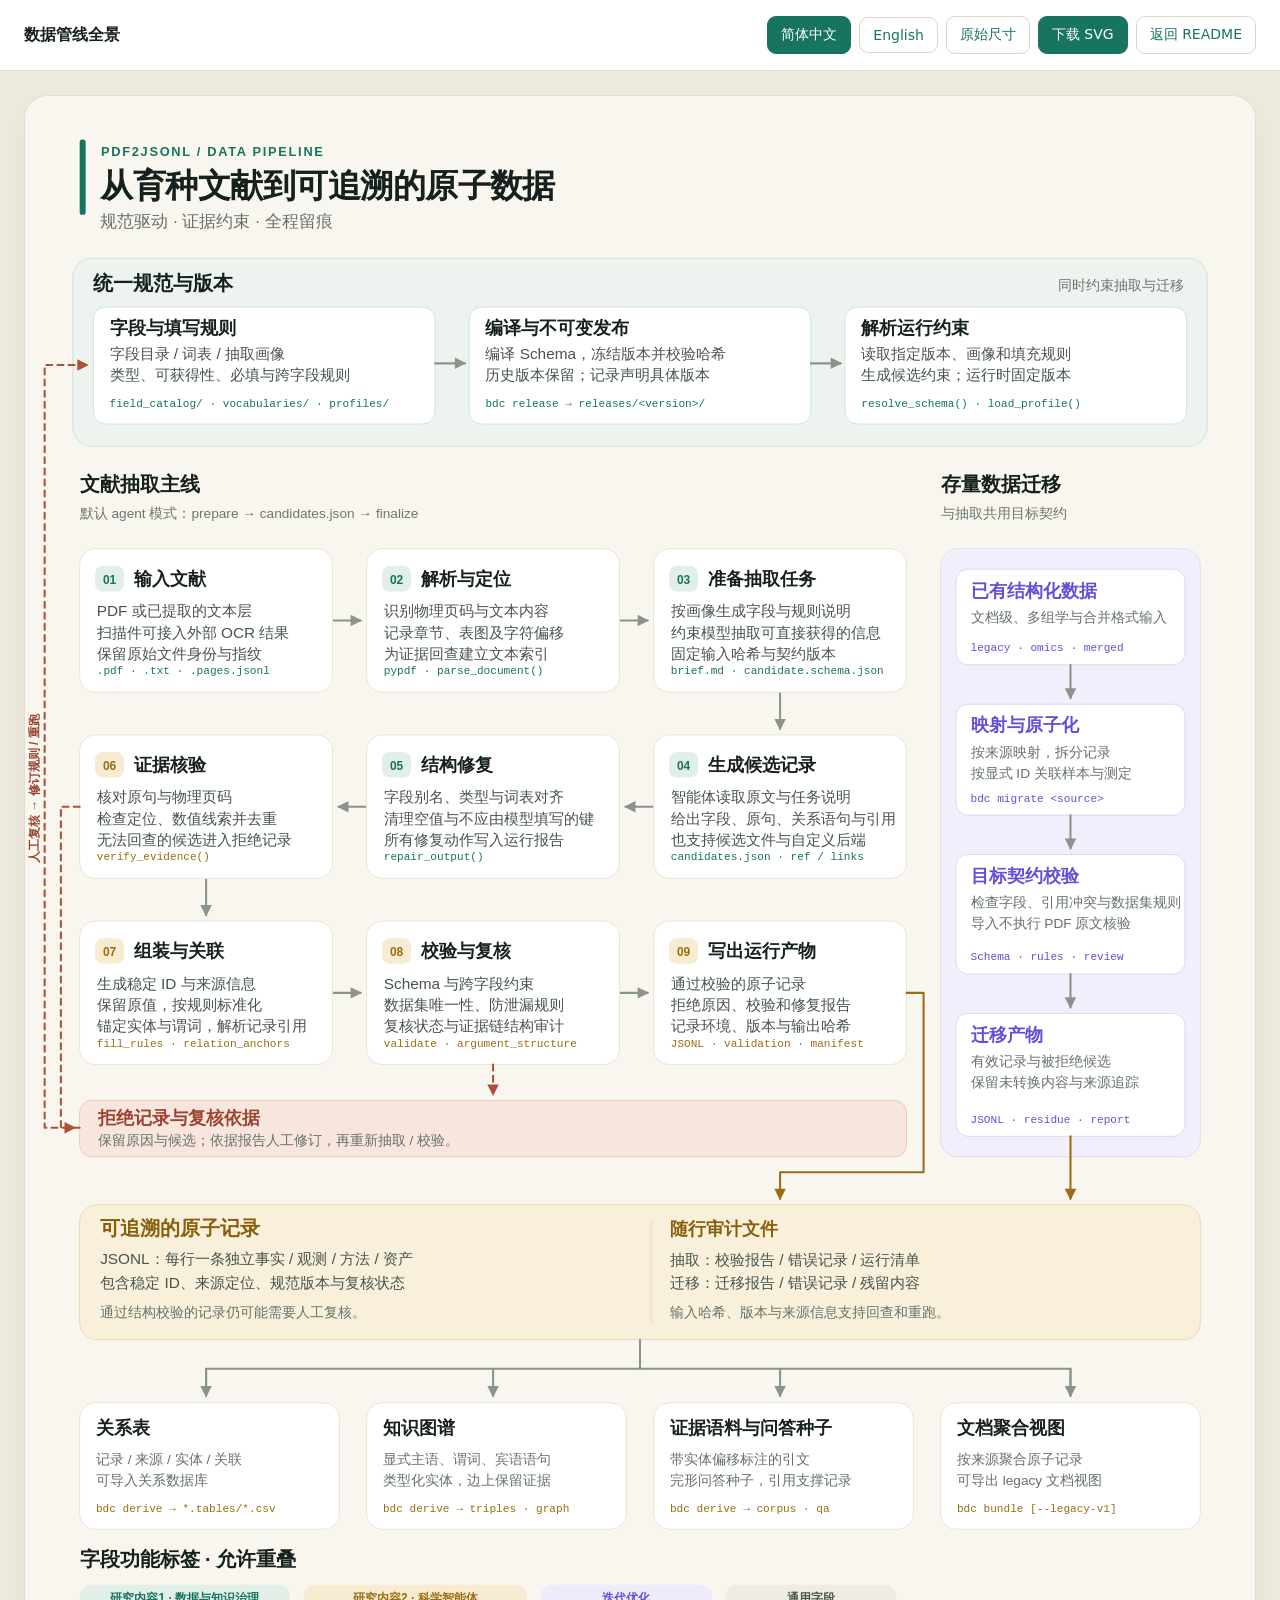
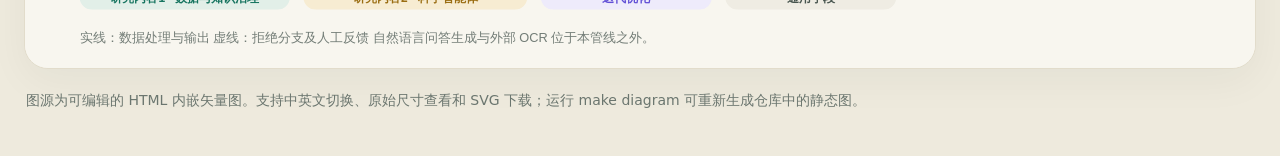
<file: docs/diagrams/pipeline.html>
<!doctype html>
<html lang="zh-CN">
<head>
<meta charset="utf-8">
<meta name="viewport" content="width=device-width,initial-scale=1">
<title>育种文献数据管线 / Breeding literature data pipeline</title>
<style>
  * {box-sizing:border-box} body {margin:0;background:#eeeadd;color:#16211d;font-family:system-ui,-apple-system,"PingFang SC",sans-serif}
  header {padding:16px 24px;display:flex;align-items:center;justify-content:space-between;gap:18px;background:#fff;border-bottom:1px solid #e2dccb;position:sticky;top:0;z-index:1;flex-wrap:wrap}
  header strong {font-size:16px} nav {display:flex;align-items:center;gap:8px;flex-wrap:wrap}
  button,a {font:inherit;font-size:14px;border:1px solid #ddd6c3;background:#fff;color:#16745f;border-radius:9px;padding:9px 13px;text-decoration:none;cursor:pointer}
  button[aria-pressed="true"],button.primary {background:#16745f;color:white;border-color:#16745f}
  button:focus-visible,a:focus-visible {outline:3px solid #8fcdb5;outline-offset:3px}
  main {padding:24px;max-width:1536px;margin:auto} .canvas {border:1px solid #e2dccb;border-radius:24px;overflow:auto;background:#f8f6ef;box-shadow:0 12px 40px #0f2a240c}
  #pipeline-diagram {display:block;width:100%;height:auto} .actual #pipeline-diagram {min-width:1440px}
  footer {padding:20px 2px;color:#6b766f;font-size:14px;line-height:1.7} footer a {padding:0;border:0;background:transparent}
  @media(max-width:720px) {main {padding:10px}.canvas{border-radius:16px}header{padding:12px}}
  @media print {header,footer {display:none}main{max-width:none;padding:0}.canvas{border:0;box-shadow:none}body{background:#fff}}
</style>
</head>
<body>
<header>
  <strong id="page-label">数据管线全景</strong>
  <nav aria-label="Diagram controls">
    <button type="button" data-lang="zh" aria-pressed="true">简体中文</button>
    <button type="button" data-lang="en" aria-pressed="false">English</button>
    <button type="button" id="size-toggle" aria-pressed="false">原始尺寸</button>
    <button type="button" id="download" class="primary">下载 SVG</button>
    <a href="../../README.md" id="readme-link">返回 README</a>
  </nav>
</header>
<main>
  <div class="canvas" id="canvas">
<svg id="pipeline-diagram" xmlns="http://www.w3.org/2000/svg" viewBox="0 0 1440 1840" width="1440" height="1840" role="img" aria-labelledby="diagram-title diagram-desc" lang="zh-CN">
<title id="diagram-title" data-en="Breeding literature data pipeline">育种文献数据管线全景</title>
<desc id="diagram-desc" data-en="A shared versioned contract governs PDF extraction and legacy, omics and merged imports. Extraction parses pages, prepares an agent brief, produces candidates, repairs structure, verifies evidence, builds linked atomic records and validates records and datasets. Accepted JSONL carries explicit statements and entity anchors and feeds tables, a knowledge graph, an annotated corpus, QA seeds and document bundles. Rejections and audit reports support manual review and iteration. OCR text is supplied externally; natural-language QA generation is downstream.">统一版本化契约约束 PDF 抽取及 legacy、omics、merged 数据迁移。文献依次经过解析、任务准备、候选抽取、结构修复、证据核验、原子记录组装与关联、记录及数据集校验，输出 JSONL、审计报告和错误记录。有效记录带有显式关系语句与实体锚点，派生关系表、知识图谱、带标注的证据语料、问答种子和文档聚合，错误经人工复核支持后续迭代。OCR 文本由外部提供，自然语言问答由下游生成。</desc>
<defs>
  <marker id="arrow" viewBox="0 0 10 10" refX="8" refY="5" markerWidth="7" markerHeight="7" orient="auto-start-reverse"><path d="M1 1 L9 5 L1 9 Z" fill="#8a948d"/></marker>
  <marker id="arrow-teal" viewBox="0 0 10 10" refX="8" refY="5" markerWidth="7" markerHeight="7" orient="auto-start-reverse"><path d="M1 1 L9 5 L1 9 Z" fill="#9a6d12"/></marker>
  <marker id="arrow-red" viewBox="0 0 10 10" refX="8" refY="5" markerWidth="7" markerHeight="7" orient="auto-start-reverse"><path d="M1 1 L9 5 L1 9 Z" fill="#b04f37"/></marker>
</defs>
<style>
  text {font-family: "PingFang SC", "Microsoft YaHei", "Noto Sans CJK SC", "Segoe UI", Arial, sans-serif; fill: #16211d;}
  .kicker {font-size: 15px; font-weight: 700; letter-spacing: 2px; fill:#16745f;}
  .heading {font-size: 39px; font-weight: 750; letter-spacing: -.6px;}
  .subtitle {font-size: 20px; fill:#66716b;}
  .sectiontitle {font-size: 23px; font-weight: 700;}
  .sectionnote {font-size: 16px; fill:#6b766f;}
  .cardtitle {font-size: 21px; font-weight: 700;}
  .body {font-size: 18px; fill:#47544e;}
  .mono {font-size: 13px; font-family: "SFMono-Regular", Consolas, "Liberation Mono", monospace;}
  .tag {font-size: 14px; font-weight: 650;}
  .stepno {font-size: 14px; font-weight: 750;}
  .small {font-size: 16px; fill:#66716b;}
  .footnote {font-size: 15px; fill:#737d77;}
  .step:focus {outline:none;}
  .step:focus > rect, .step:hover > rect {stroke:#3f9a80;}
</style>
<rect width="1440" height="1840" rx="24" fill="#f8f6ef"/>
<rect x="64" y="51" width="7" height="88" rx="3" fill="#16745f"/>

<text x="89" y="70" class="kicker">PDF2JSONL  /  DATA PIPELINE</text>
<text x="88" y="118" class="heading" data-en="From papers to traceable atomic data">从育种文献到可追溯的原子数据</text>
<text x="88" y="153" class="subtitle" data-en="Contract-driven extraction, evidence checks and auditable outputs">规范驱动 · 证据约束 · 全程留痕</text>
<rect x="56" y="190" width="1328" height="220" rx="22" fill="#edf4ef" stroke="#c9dfd3" />
<text x="80" y="227" class="sectiontitle" data-en="Shared contract and versioning">统一规范与版本</text>
<text x="1357" y="227" class="sectionnote" data-en="Applies to extraction and migration" text-anchor="end">同时约束抽取与迁移</text>
<rect x="80" y="247" width="400" height="137" rx="14" fill="#ffffff" stroke="#c9dfd3" />
<text x="99" y="279" class="cardtitle" data-en="Fields &amp; filling rules">字段与填写规则</text>
<text x="99" y="308" class="body" data-en="Field catalog / vocabularies / profiles">字段目录 / 词表 / 抽取画像</text>
<text x="99" y="333" class="body" data-en="Types, availability and cross-field rules">类型、可获得性、必填与跨字段规则</text>
<text x="99" y="364" class="mono" style="fill:#16745f">field_catalog/ · vocabularies/ · profiles/</text>
<rect x="520" y="247" width="400" height="137" rx="14" fill="#ffffff" stroke="#c9dfd3" />
<text x="539" y="279" class="cardtitle" data-en="Compile &amp; freeze">编译与不可变发布</text>
<text x="539" y="308" class="body" data-en="Compile schemas, freeze and hash releases">编译 Schema，冻结版本并校验哈希</text>
<text x="539" y="333" class="body" data-en="Keep old versions; pin each record version">历史版本保留；记录声明具体版本</text>
<text x="539" y="364" class="mono" style="fill:#16745f">bdc release → releases/&lt;version&gt;/</text>
<rect x="960" y="247" width="400" height="137" rx="14" fill="#ffffff" stroke="#c9dfd3" />
<text x="979" y="279" class="cardtitle" data-en="Resolve run constraints">解析运行约束</text>
<text x="979" y="308" class="body" data-en="Load version, profile and filling rules">读取指定版本、画像和填充规则</text>
<text x="979" y="333" class="body" data-en="Candidate schema and pinned run version">生成候选约束；运行时固定版本</text>
<text x="979" y="364" class="mono" style="fill:#16745f">resolve_schema() · load_profile()</text>
<path d="M480 313 H515" fill="none" stroke="#8a948d" stroke-width="2.4" stroke-linecap="round" stroke-linejoin="round" marker-end="url(#arrow)"/>
<path d="M920 313 H955" fill="none" stroke="#8a948d" stroke-width="2.4" stroke-linecap="round" stroke-linejoin="round" marker-end="url(#arrow)"/>
<text x="64" y="463" class="sectiontitle" data-en="PDF extraction">文献抽取主线</text>
<text x="64" y="494" class="sectionnote" data-en="Default agent mode: prepare → candidates.json → finalize">默认 agent 模式：prepare → candidates.json → finalize</text>
<text x="1072" y="463" class="sectiontitle" data-en="Structured-data imports">存量数据迁移</text>
<text x="1072" y="494" class="sectionnote" data-en="Same target contract">与抽取共用目标契约</text>
<path d="M360 614 H393" fill="none" stroke="#8a948d" stroke-width="2.4" stroke-linecap="round" stroke-linejoin="round" marker-end="url(#arrow)"/>
<path d="M696 614 H729" fill="none" stroke="#8a948d" stroke-width="2.4" stroke-linecap="round" stroke-linejoin="round" marker-end="url(#arrow)"/>
<path d="M884 698 V741" fill="none" stroke="#8a948d" stroke-width="2.4" stroke-linecap="round" stroke-linejoin="round" marker-end="url(#arrow)"/>
<path d="M736 832 H703" fill="none" stroke="#8a948d" stroke-width="2.4" stroke-linecap="round" stroke-linejoin="round" marker-end="url(#arrow)"/>
<path d="M400 832 H367" fill="none" stroke="#8a948d" stroke-width="2.4" stroke-linecap="round" stroke-linejoin="round" marker-end="url(#arrow)"/>
<path d="M212 916 V959" fill="none" stroke="#8a948d" stroke-width="2.4" stroke-linecap="round" stroke-linejoin="round" marker-end="url(#arrow)"/>
<path d="M360 1050 H393" fill="none" stroke="#8a948d" stroke-width="2.4" stroke-linecap="round" stroke-linejoin="round" marker-end="url(#arrow)"/>
<path d="M696 1050 H729" fill="none" stroke="#8a948d" stroke-width="2.4" stroke-linecap="round" stroke-linejoin="round" marker-end="url(#arrow)"/>
<g class="step" data-step="01" tabindex="0">
<title data-en="Input documents">输入文献</title>
<rect x="64" y="530" width="296" height="168" rx="18" fill="#ffffff" stroke="#e6e1d2" />
<rect x="82" y="550" width="34" height="30" rx="9" fill="#e2efe8" stroke="none" />
<text x="99" y="571" class="stepno" style="fill:#16745f" text-anchor="middle">01</text>
<text x="128" y="572" class="cardtitle" data-en="Input documents">输入文献</text>
<text x="84" y="609" class="body" data-en="PDF or extracted text layer">PDF 或已提取的文本层</text>
<text x="84" y="634" class="body" data-en="Scans use external OCR text">扫描件可接入外部 OCR 结果</text>
<text x="84" y="659" class="body" data-en="Preserve file identity and hash">保留原始文件身份与指纹</text>
<text x="84" y="677" class="mono" style="fill:#16745f">.pdf · .txt · .pages.jsonl</text>
</g>
<g class="step" data-step="02" tabindex="0">
<title data-en="Parse &amp; locate">解析与定位</title>
<rect x="400" y="530" width="296" height="168" rx="18" fill="#ffffff" stroke="#e6e1d2" />
<rect x="418" y="550" width="34" height="30" rx="9" fill="#e2efe8" stroke="none" />
<text x="435" y="571" class="stepno" style="fill:#16745f" text-anchor="middle">02</text>
<text x="464" y="572" class="cardtitle" data-en="Parse &amp; locate">解析与定位</text>
<text x="420" y="609" class="body" data-en="Read physical pages and text">识别物理页码与文本内容</text>
<text x="420" y="634" class="body" data-en="Sections, tables and offsets">记录章节、表图及字符偏移</text>
<text x="420" y="659" class="body" data-en="Build the text evidence index">为证据回查建立文本索引</text>
<text x="420" y="677" class="mono" style="fill:#16745f">pypdf · parse_document()</text>
</g>
<g class="step" data-step="03" tabindex="0">
<title data-en="Prepare extraction">准备抽取任务</title>
<rect x="736" y="530" width="296" height="168" rx="18" fill="#ffffff" stroke="#e6e1d2" />
<rect x="754" y="550" width="34" height="30" rx="9" fill="#e2efe8" stroke="none" />
<text x="771" y="571" class="stepno" style="fill:#16745f" text-anchor="middle">03</text>
<text x="800" y="572" class="cardtitle" data-en="Prepare extraction">准备抽取任务</text>
<text x="756" y="609" class="body" data-en="Render profile fields and rules">按画像生成字段与规则说明</text>
<text x="756" y="634" class="body" data-en="Directly extractable fields">约束模型抽取可直接获得的信息</text>
<text x="756" y="659" class="body" data-en="Pin source hash and version">固定输入哈希与契约版本</text>
<text x="756" y="677" class="mono" style="fill:#16745f">brief.md · candidate.schema.json</text>
</g>
<g class="step" data-step="04" tabindex="0">
<title data-en="Extract candidates">生成候选记录</title>
<rect x="736" y="748" width="296" height="168" rx="18" fill="#ffffff" stroke="#e6e1d2" />
<rect x="754" y="768" width="34" height="30" rx="9" fill="#e2efe8" stroke="none" />
<text x="771" y="789" class="stepno" style="fill:#16745f" text-anchor="middle">04</text>
<text x="800" y="790" class="cardtitle" data-en="Extract candidates">生成候选记录</text>
<text x="756" y="827" class="body" data-en="Agent reads source and brief">智能体读取原文与任务说明</text>
<text x="756" y="852" class="body" data-en="Fields, quotes, statements, links">给出字段、原句、关系语句与引用</text>
<text x="756" y="877" class="body" data-en="Or use files / custom backends">也支持候选文件与自定义后端</text>
<text x="756" y="895" class="mono" style="fill:#16745f">candidates.json · ref / links</text>
</g>
<g class="step" data-step="05" tabindex="0">
<title data-en="Repair structure">结构修复</title>
<rect x="400" y="748" width="296" height="168" rx="18" fill="#ffffff" stroke="#e6e1d2" />
<rect x="418" y="768" width="34" height="30" rx="9" fill="#e2efe8" stroke="none" />
<text x="435" y="789" class="stepno" style="fill:#16745f" text-anchor="middle">05</text>
<text x="464" y="790" class="cardtitle" data-en="Repair structure">结构修复</text>
<text x="420" y="827" class="body" data-en="Align names, types and codes">字段别名、类型与词表对齐</text>
<text x="420" y="852" class="body" data-en="Drop blanks and system keys">清理空值与不应由模型填写的键</text>
<text x="420" y="877" class="body" data-en="Log every repair for review">所有修复动作写入运行报告</text>
<text x="420" y="895" class="mono" style="fill:#16745f">repair_output()</text>
</g>
<g class="step" data-step="06" tabindex="0">
<title data-en="Verify evidence">证据核验</title>
<rect x="64" y="748" width="296" height="168" rx="18" fill="#ffffff" stroke="#e6e1d2" />
<rect x="82" y="768" width="34" height="30" rx="9" fill="#f7ecd2" stroke="none" />
<text x="99" y="789" class="stepno" style="fill:#9a6d12" text-anchor="middle">06</text>
<text x="128" y="790" class="cardtitle" data-en="Verify evidence">证据核验</text>
<text x="84" y="827" class="body" data-en="Match quotes to PDF pages">核对原句与物理页码</text>
<text x="84" y="852" class="body" data-en="Locate, check and deduplicate">检查定位、数值线索并去重</text>
<text x="84" y="877" class="body" data-en="Reject unverifiable evidence">无法回查的候选进入拒绝记录</text>
<text x="84" y="895" class="mono" style="fill:#9a6d12">verify_evidence()</text>
</g>
<g class="step" data-step="07" tabindex="0">
<title data-en="Build &amp; link records">组装与关联</title>
<rect x="64" y="966" width="296" height="168" rx="18" fill="#ffffff" stroke="#e6e1d2" />
<rect x="82" y="986" width="34" height="30" rx="9" fill="#f7ecd2" stroke="none" />
<text x="99" y="1007" class="stepno" style="fill:#9a6d12" text-anchor="middle">07</text>
<text x="128" y="1008" class="cardtitle" data-en="Build &amp; link records">组装与关联</text>
<text x="84" y="1045" class="body" data-en="Set IDs and provenance">生成稳定 ID 与来源信息</text>
<text x="84" y="1070" class="body" data-en="Keep raw; normalize by rules">保留原值，按规则标准化</text>
<text x="84" y="1095" class="body" data-en="Anchor entities; resolve links">锚定实体与谓词，解析记录引用</text>
<text x="84" y="1113" class="mono" style="fill:#9a6d12">fill_rules · relation_anchors</text>
</g>
<g class="step" data-step="08" tabindex="0">
<title data-en="Validate &amp; review">校验与复核</title>
<rect x="400" y="966" width="296" height="168" rx="18" fill="#ffffff" stroke="#e6e1d2" />
<rect x="418" y="986" width="34" height="30" rx="9" fill="#f7ecd2" stroke="none" />
<text x="435" y="1007" class="stepno" style="fill:#9a6d12" text-anchor="middle">08</text>
<text x="464" y="1008" class="cardtitle" data-en="Validate &amp; review">校验与复核</text>
<text x="420" y="1045" class="body" data-en="Schema and cross-field checks">Schema 与跨字段约束</text>
<text x="420" y="1070" class="body" data-en="Check duplicates and leakage">数据集唯一性、防泄漏规则</text>
<text x="420" y="1095" class="body" data-en="Review and audit arguments">复核状态与证据链结构审计</text>
<text x="420" y="1113" class="mono" style="fill:#9a6d12">validate · argument_structure</text>
</g>
<g class="step" data-step="09" tabindex="0">
<title data-en="Write run outputs">写出运行产物</title>
<rect x="736" y="966" width="296" height="168" rx="18" fill="#ffffff" stroke="#e6e1d2" />
<rect x="754" y="986" width="34" height="30" rx="9" fill="#f7ecd2" stroke="none" />
<text x="771" y="1007" class="stepno" style="fill:#9a6d12" text-anchor="middle">09</text>
<text x="800" y="1008" class="cardtitle" data-en="Write run outputs">写出运行产物</text>
<text x="756" y="1045" class="body" data-en="Accepted atomic records">通过校验的原子记录</text>
<text x="756" y="1070" class="body" data-en="Errors, checks and repairs">拒绝原因、校验和修复报告</text>
<text x="756" y="1095" class="body" data-en="Version, environment, hashes">记录环境、版本与输出哈希</text>
<text x="756" y="1113" class="mono" style="fill:#9a6d12">JSONL · validation · manifest</text>
</g>
<rect x="1072" y="530" width="304" height="712" rx="20" fill="#f1effb" stroke="#dcd6f3" />
<rect x="1090" y="554" width="268" height="112" rx="14" fill="#ffffff" stroke="#d9d3f3" />
<text x="1107" y="586" class="cardtitle" data-en="Existing structured data" style="fill:#6250d6">已有结构化数据</text>
<text x="1107" y="616" class="small" data-en="Document, omics and merged inputs">文档级、多组学与合并格式输入</text>
<text x="1107" y="650" class="mono" style="fill:#6250d6">legacy · omics · merged</text>
<rect x="1090" y="712" width="268" height="130" rx="14" fill="#ffffff" stroke="#d9d3f3" />
<text x="1107" y="744" class="cardtitle" data-en="Map &amp; split records" style="fill:#6250d6">映射与原子化</text>
<text x="1107" y="774" class="small" data-en="Apply mappings; split records">按来源映射，拆分记录</text>
<text x="1107" y="798" class="small" data-en="Join samples / assays by ID">按显式 ID 关联样本与测定</text>
<text x="1107" y="826" class="mono" style="fill:#6250d6">bdc migrate &lt;source&gt;</text>
<rect x="1090" y="888" width="268" height="140" rx="14" fill="#ffffff" stroke="#d9d3f3" />
<text x="1107" y="920" class="cardtitle" data-en="Validate target records" style="fill:#6250d6">目标契约校验</text>
<text x="1107" y="950" class="small" data-en="Fields, references and datasets">检查字段、引用冲突与数据集规则</text>
<text x="1107" y="974" class="small" data-en="PDF quotes remain unverified">导入不执行 PDF 原文核验</text>
<text x="1107" y="1012" class="mono" style="fill:#6250d6">Schema · rules · review</text>
<rect x="1090" y="1074" width="268" height="144" rx="14" fill="#ffffff" stroke="#d9d3f3" />
<text x="1107" y="1106" class="cardtitle" data-en="Migration outputs" style="fill:#6250d6">迁移产物</text>
<text x="1107" y="1136" class="small" data-en="Accepted and rejected records">有效记录与被拒绝候选</text>
<text x="1107" y="1160" class="small" data-en="Residue and source lineage">保留未转换内容与来源追踪</text>
<text x="1107" y="1202" class="mono" style="fill:#6250d6">JSONL · residue · report</text>
<path d="M1224 666 V705" fill="none" stroke="#8a948d" stroke-width="2.4" stroke-linecap="round" stroke-linejoin="round" marker-end="url(#arrow)"/>
<path d="M1224 842 V881" fill="none" stroke="#8a948d" stroke-width="2.4" stroke-linecap="round" stroke-linejoin="round" marker-end="url(#arrow)"/>
<path d="M1224 1028 V1067" fill="none" stroke="#8a948d" stroke-width="2.4" stroke-linecap="round" stroke-linejoin="round" marker-end="url(#arrow)"/>
<rect x="64" y="1176" width="968" height="66" rx="14" fill="#f8e6de" stroke="#ecc3b4" />
<text x="85" y="1203" class="cardtitle" data-en="Rejected candidates and review evidence" style="fill:#9a4430">拒绝记录与复核依据</text>
<text x="85" y="1228" class="small" data-en="Keep reasons and candidates; review manually, revise, then rerun.">保留原因与候选；依据报告人工修订，再重新抽取 / 校验。</text>
<path d="M64 832 H42 V1208 H58" fill="none" stroke="#b04f37" stroke-width="2.4" stroke-linecap="round" stroke-linejoin="round" stroke-dasharray="7 6" marker-end="url(#arrow-red)"/>
<path d="M548 1134 V1169" fill="none" stroke="#b04f37" stroke-width="2.4" stroke-linecap="round" stroke-linejoin="round" stroke-dasharray="7 6" marker-end="url(#arrow-red)"/>
<path d="M64 1208 H23 V315 H73" fill="none" stroke="#b04f37" stroke-width="2.4" stroke-linecap="round" stroke-linejoin="round" stroke-dasharray="7 6" marker-end="url(#arrow-red)"/>
<g transform="translate(15 811) rotate(-90)">
<text x="0" y="0" class="tag" data-en="Manual review → revise rules / rerun" style="fill:#9a4430" text-anchor="middle">人工复核 → 修订规则 / 重跑</text>
</g>
<path d="M1032 1050 H1052 V1260 H884 V1291" fill="none" stroke="#9a6d12" stroke-width="2.4" stroke-linecap="round" stroke-linejoin="round" marker-end="url(#arrow-teal)"/>
<path d="M1224 1218 V1291" fill="none" stroke="#9a6d12" stroke-width="2.4" stroke-linecap="round" stroke-linejoin="round" marker-end="url(#arrow-teal)"/>
<rect x="64" y="1298" width="1312" height="158" rx="20" fill="#f9f0db" stroke="#ead8ab" />
<text x="88" y="1334" class="sectiontitle" data-en="Traceable atomic records" style="fill:#8a5f0c">可追溯的原子记录</text>
<text x="88" y="1367" class="body" data-en="JSONL: one fact, observation, method or asset per line">JSONL：每行一条独立事实 / 观测 / 方法 / 资产</text>
<text x="88" y="1396" class="body" data-en="Stable IDs, source locators, version and review status">包含稳定 ID、来源定位、规范版本与复核状态</text>
<text x="88" y="1429" class="small" data-en="Passing structural checks can still require human review.">通过结构校验的记录仍可能需要人工复核。</text>
<path d="M733 1318 V1436" stroke="#e8d29d"/>
<text x="755" y="1334" class="cardtitle" data-en="Accompanying audit files" style="fill:#8a5f0c">随行审计文件</text>
<text x="755" y="1369" class="body" data-en="Extraction: validation / errors / manifest">抽取：校验报告 / 错误记录 / 运行清单</text>
<text x="755" y="1396" class="body" data-en="Migration: migration report / errors / residue">迁移：迁移报告 / 错误记录 / 残留内容</text>
<text x="755" y="1429" class="small" data-en="Input hashes, versions and lineage support reruns.">输入哈希、版本与来源信息支持回查和重跑。</text>
<path d="M720 1456 V1490" fill="none" stroke="#8a948d" stroke-width="2.4" stroke-linecap="round" stroke-linejoin="round"/>
<path d="M212 1521 V1490 H1224 V1521" fill="none" stroke="#8a948d" stroke-width="2.4" stroke-linecap="round" stroke-linejoin="round"/>
<path d="M212 1490 V1522" fill="none" stroke="#8a948d" stroke-width="2.4" stroke-linecap="round" stroke-linejoin="round" marker-end="url(#arrow)"/>
<path d="M548 1490 V1522" fill="none" stroke="#8a948d" stroke-width="2.4" stroke-linecap="round" stroke-linejoin="round" marker-end="url(#arrow)"/>
<path d="M884 1490 V1522" fill="none" stroke="#8a948d" stroke-width="2.4" stroke-linecap="round" stroke-linejoin="round" marker-end="url(#arrow)"/>
<path d="M1224 1490 V1522" fill="none" stroke="#8a948d" stroke-width="2.4" stroke-linecap="round" stroke-linejoin="round" marker-end="url(#arrow)"/>
<rect x="64" y="1530" width="304" height="148" rx="18" fill="#ffffff" stroke="#e6e1d2" />
<text x="83" y="1567" class="cardtitle" data-en="Relational tables">关系表</text>
<text x="83" y="1601" class="small" data-en="Records, sources, entities, links">记录 / 来源 / 实体 / 关联</text>
<text x="83" y="1626" class="small" data-en="CSV for relational databases">可导入关系数据库</text>
<text x="83" y="1658" class="mono" style="fill:#9a6d12">bdc derive → *.tables/*.csv</text>
<rect x="400" y="1530" width="304" height="148" rx="18" fill="#ffffff" stroke="#e6e1d2" />
<text x="419" y="1567" class="cardtitle" data-en="Knowledge graph">知识图谱</text>
<text x="419" y="1601" class="small" data-en="Explicit subject–predicate–object">显式主语、谓词、宾语语句</text>
<text x="419" y="1626" class="small" data-en="Typed entities; evidence on edges">类型化实体，边上保留证据</text>
<text x="419" y="1658" class="mono" style="fill:#9a6d12">bdc derive → triples · graph</text>
<rect x="736" y="1530" width="304" height="148" rx="18" fill="#ffffff" stroke="#e6e1d2" />
<text x="755" y="1567" class="cardtitle" data-en="Corpus &amp; QA seeds">证据语料与问答种子</text>
<text x="755" y="1601" class="small" data-en="Quotes with entity offsets">带实体偏移标注的引文</text>
<text x="755" y="1626" class="small" data-en="Cloze QA citing its records">完形问答种子，引用支撑记录</text>
<text x="755" y="1658" class="mono" style="fill:#9a6d12">bdc derive → corpus · qa</text>
<rect x="1072" y="1530" width="304" height="148" rx="18" fill="#ffffff" stroke="#e6e1d2" />
<text x="1091" y="1567" class="cardtitle" data-en="Document bundles">文档聚合视图</text>
<text x="1091" y="1601" class="small" data-en="Group atomic records by source">按来源聚合原子记录</text>
<text x="1091" y="1626" class="small" data-en="Optional legacy document view">可导出 legacy 文档视图</text>
<text x="1091" y="1658" class="mono" style="fill:#9a6d12">bdc bundle [--legacy-v1]</text>
<text x="64" y="1721" class="sectiontitle" data-en="Field function tags · multiple labels allowed">字段功能标签 · 允许重叠</text>
<rect x="64" y="1743" width="246" height="29" rx="14" fill="#e2efe8" stroke="none" />
<text x="187.0" y="1763" class="tag" data-en="Research 1 · data governance" style="fill:#16745f" text-anchor="middle">研究内容1 · 数据与知识治理</text>
<rect x="326" y="1743" width="262" height="29" rx="14" fill="#f7ecd2" stroke="none" />
<text x="457.0" y="1763" class="tag" data-en="Research 2 · scientific agents" style="fill:#9a6d12" text-anchor="middle">研究内容2 · 科学智能体</text>
<rect x="604" y="1743" width="200" height="29" rx="14" fill="#eeebfb" stroke="none" />
<text x="704.0" y="1763" class="tag" data-en="Future iteration" style="fill:#6250d6" text-anchor="middle">迭代优化</text>
<rect x="820" y="1743" width="200" height="29" rx="14" fill="#efece3" stroke="none" />
<text x="920.0" y="1763" class="tag" data-en="General-purpose fields" style="fill:#47544e" text-anchor="middle">通用字段</text>
<text x="64" y="1810" class="footnote" data-en="Solid: data processing and outputs   Dashed: rejections and manual feedback   Natural-language QA and OCR are external.">实线：数据处理与输出    虚线：拒绝分支及人工反馈    自然语言问答生成与外部 OCR 位于本管线之外。</text>
</svg>
  </div>
  <footer id="page-note">图源为可编辑的 HTML 内嵌矢量图。浏览器支持中英文切换、原始尺寸查看与 SVG 下载；仓库中的静态图由 <code>make diagram</code> 从本文件导出。</footer>
</main>
<script>
  const diagram = document.getElementById('pipeline-diagram');
  const translatable = [...diagram.querySelectorAll('[data-en]')];
  for (const node of translatable) node.dataset.zh = node.textContent;
  let locale = 'zh';
  const labels = {
    zh: {title:'数据管线全景',size:'原始尺寸',fit:'适应宽度',download:'下载 SVG',back:'返回 README',note:'图源为可编辑的 HTML 内嵌矢量图。支持中英文切换、原始尺寸查看和 SVG 下载；运行 make diagram 可重新生成仓库中的静态图。'},
    en: {title:'Data pipeline overview',size:'Actual size',fit:'Fit to width',download:'Download SVG',back:'Back to README',note:'Editable HTML with inline vectors. Switch language, inspect at actual size, or download SVG. Run make diagram to regenerate the repository images.'}
  };
  function applyLanguage(lang) {
    locale = lang === 'en' ? 'en' : 'zh';
    document.documentElement.lang = locale === 'zh' ? 'zh-CN' : 'en';
    diagram.setAttribute('lang', document.documentElement.lang);
    for (const node of translatable) node.textContent = node.dataset[locale];
    document.querySelectorAll('[data-lang]').forEach(button => button.setAttribute('aria-pressed',String(button.dataset.lang === locale)));
    document.getElementById('page-label').textContent = labels[locale].title;
    document.getElementById('download').textContent = labels[locale].download;
    document.getElementById('readme-link').textContent = labels[locale].back;
    document.getElementById('readme-link').href = locale === 'zh' ? '../../README.md' : '../../README.en.md';
    document.getElementById('page-note').textContent = labels[locale].note;
    updateSizeLabel();
  }
  function updateSizeLabel() {
    const actual = document.getElementById('canvas').classList.contains('actual');
    const button = document.getElementById('size-toggle');
    button.textContent = labels[locale][actual ? 'fit' : 'size'];
    button.setAttribute('aria-pressed',String(actual));
  }
  document.querySelectorAll('[data-lang]').forEach(button => button.addEventListener('click',() => applyLanguage(button.dataset.lang)));
  document.getElementById('size-toggle').addEventListener('click',() => {
    document.getElementById('canvas').classList.toggle('actual'); updateSizeLabel();
  });
  document.getElementById('download').addEventListener('click',() => {
    const copy = diagram.cloneNode(true);
    copy.querySelectorAll('[data-en],[data-zh]').forEach(node => {node.removeAttribute('data-en');node.removeAttribute('data-zh');});
    const blob = new Blob(['<?xml version="1.0" encoding="UTF-8"?>\n'+new XMLSerializer().serializeToString(copy)],{type:'image/svg+xml;charset=utf-8'});
    const url = URL.createObjectURL(blob);
    const link = document.createElement('a'); link.href=url; link.download=locale==='zh'?'pipeline.svg':'pipeline.en.svg';
    link.click(); setTimeout(() => URL.revokeObjectURL(url),1000);
  });
  applyLanguage(new URLSearchParams(location.search).get('lang'));
</script>
</body>
</html>
</file>
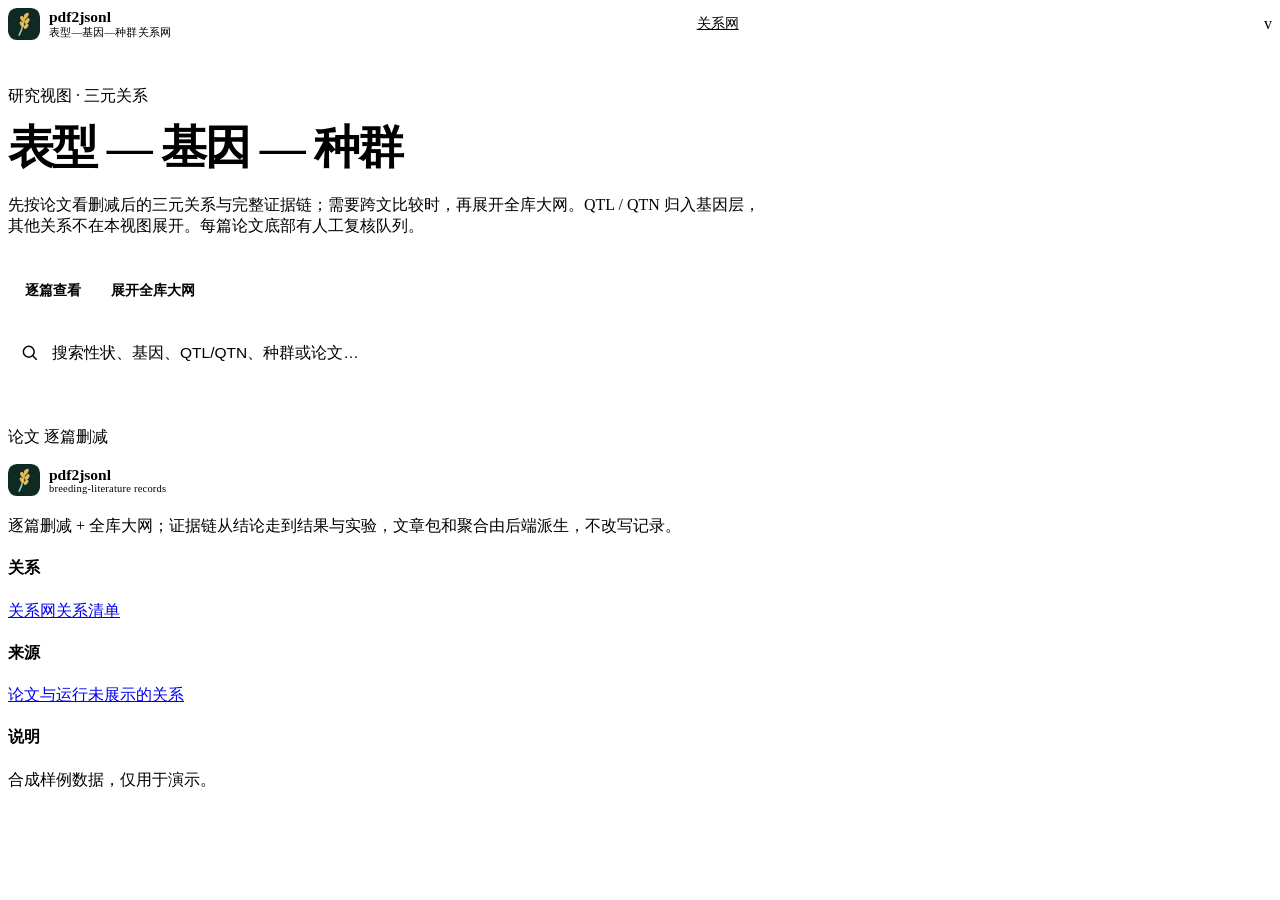
<file: site/pages/network.html>
<!doctype html>
<html lang="zh-CN" data-theme="light">
<head>
<meta charset="utf-8">
<meta name="viewport" content="width=device-width, initial-scale=1">
<title>表型—基因—种群关系网 · pdf2jsonl</title>
<meta name="description" content="A task-first view over the breeding records: only phenotype–gene–population relations, with every edge traceable to its paper, section, figure or table.">
<style>
/*__KIT_CSS__*/
/* ---------------------------------------------------------------- page: network view */
:root { --trait: #b9841a; --trait-soft: #f7ecd2; --gene: #16745f; --gene-soft: #e2efe8; --pop: #2e69a8; --pop-soft: #e4edf7; }
body { background: var(--bg); }
.top { position: sticky; top: 0; z-index: 40; height: var(--header-h); background: color-mix(in srgb, var(--bg) 86%, transparent); backdrop-filter: blur(14px); border-bottom: 1px solid color-mix(in srgb, var(--line) 70%, transparent); }
.top .wrap { height: 100%; display: flex; align-items: center; gap: 14px; }
.brand { display: inline-flex; align-items: center; gap: 9px; color: var(--ink); text-decoration: none; }
.brand:hover { text-decoration: none; }
.brand .logo { width: 32px; height: 32px; }
.brand b { display: block; font-size: 15.5px; line-height: 1.1; }
.brand small { display: block; color: var(--ink-3); font-size: 10.5px; letter-spacing: .02em; }
.top-nav { margin-inline: auto; display: flex; gap: 4px; align-items: center; }
.top-nav a { color: var(--ink-2); font-size: 13.5px; font-weight: 560; padding: 7px 12px; border-radius: 999px; }
.top-nav a:hover { color: var(--ink); background: var(--surface-3); text-decoration: none; }
.top-nav a.active { color: var(--brand-ink); background: var(--brand-soft); }
.top-actions { display: flex; align-items: center; gap: 8px; }
@media (max-width: 760px) { .top-nav { display: none; } .top .wrap { justify-content: space-between; } }

.page-hero { padding-block: 46px 20px; }
.page-hero h1 { font-size: clamp(30px, 4.6vw, 46px); font-weight: 780; letter-spacing: -.035em; margin: 10px 0 10px; }
.page-hero h1 em { font-style: normal; color: var(--brand); }
.page-hero .lead { max-width: 760px; }
.searchbar { margin-top: 22px; display: flex; align-items: center; gap: 10px; background: var(--surface); border: 1px solid var(--line-2); border-radius: 14px; padding: 10px 12px; box-shadow: var(--shadow-1); max-width: 760px; }
.searchbar svg { color: var(--ink-3); width: 20px; height: 20px; flex: none; }
.searchbar input { border: 0; outline: 0; background: none; width: 100%; font-size: 15.5px; min-width: 0; }
.searchbar input::placeholder { color: var(--ink-3); }
.searchbar .btn { flex: none; }
.pair-chips { margin-top: 14px; display: flex; flex-wrap: wrap; gap: 8px; }
.net-meta { margin-top: 14px; display: flex; flex-wrap: wrap; gap: 8px 16px; color: var(--ink-2); font-size: 13px; }
.net-meta b { color: var(--ink); font-variant-numeric: tabular-nums; }
.net-meta .hidden-n { color: var(--amber); }

.net-grid { display: grid; grid-template-columns: minmax(0, 1.55fr) minmax(340px, 1fr); gap: 18px; align-items: start; margin-top: 6px; }
@media (max-width: 1080px) { .net-grid { grid-template-columns: 1fr; } }
.net-card { overflow: hidden; }
.net-card .card-head { background: var(--surface-2); }
.net-stage { padding: 6px 10px 2px; }
.net-stage svg { display: block; width: 100%; height: auto; min-height: 520px; }
.legend { display: flex; flex-wrap: wrap; gap: 10px 14px; font-size: 11.5px; color: var(--ink-3); padding: 8px 16px 13px; }
.legend i { display: inline-block; width: 9px; height: 9px; border-radius: 50%; margin-right: 4px; vertical-align: -1px; }
.legend .ln { display: inline-block; width: 18px; height: 0; border-top: 2px solid var(--ink-3); vertical-align: 3px; margin-right: 4px; }
.legend .ln.dashed { border-top-style: dashed; }

.lane { fill: var(--surface-2); stroke: var(--line); stroke-width: 1; }
.lane-title { font: 700 13px var(--sans); fill: var(--ink-2); letter-spacing: .02em; }
.lane-sub { font: 400 11px var(--sans); fill: var(--ink-3); }
.lane-empty { font: 400 12px var(--sans); fill: var(--ink-3); }
.edge { fill: none; stroke-linecap: round; transition: opacity .15s, stroke-width .15s; cursor: pointer; }
.edge.nature-causal { stroke: var(--brand); }
.edge.nature-associational { stroke: var(--gold); }
.edge.nature-structural { stroke: var(--info); }
.edge.nature-descriptive, .edge.nature-unknown { stroke: var(--ink-3); }
.edge.unencoded { stroke-dasharray: 5 4; }
.edge.dim { opacity: .10; }
.edge.sel { stroke-width: 4.2; opacity: 1; filter: drop-shadow(0 0 4px color-mix(in srgb, currentColor 35%, transparent)); }
.edge.end { stroke-width: 3.4; }
.edge-count { font: 700 10px var(--mono); fill: var(--ink-2); }
.edge-count-bg { fill: var(--surface); stroke: var(--line-2); stroke-width: 1; }
.node { cursor: pointer; }
.node .halo { fill: var(--surface); stroke: var(--line); stroke-width: 1.2; }
.node.layer-trait .dot { fill: var(--trait); }
.node.layer-gene .dot { fill: var(--gene); }
.node.layer-population .dot { fill: var(--pop); }
.node.layer-trait .halo { stroke: var(--trait); }
.node.layer-gene .halo { stroke: var(--gene); }
.node.layer-population .halo { stroke: var(--pop); }
.node .label { font: 650 12.5px var(--sans); fill: var(--ink); }
.node .kind { font: 500 10px var(--sans); fill: var(--ink-3); }
.node.dim { opacity: .18; }
.node.sel .halo { stroke-width: 2.6; }
.node:hover .halo { stroke-width: 2.6; }
.node:focus { outline: none; }
.node:focus .halo { stroke-width: 3; }

.ev-card { padding: 0; overflow: hidden; position: sticky; top: calc(var(--header-h) + 14px); max-height: calc(100vh - var(--header-h) - 28px); overflow-y: auto; }
@media (max-width: 1080px) { .ev-card { position: static; max-height: none; } }
.ev-head { padding: 17px 18px 13px; border-bottom: 1px solid var(--line); background: var(--surface-2); }
.ev-pair { display: flex; align-items: center; gap: 7px; font-size: 12px; color: var(--ink-3); flex-wrap: wrap; }
.ev-title { margin: 8px 0 0; font-size: 17px; line-height: 1.55; font-weight: 700; }
.ev-title .pred { color: var(--ink-3); font-weight: 500; }
.ent { display: inline-flex; align-items: baseline; gap: 5px; white-space: normal; }
.ent em { font-style: normal; font: 600 10.5px var(--sans); color: var(--ink-3); background: var(--surface-3); border: 1px solid var(--line); border-radius: 5px; padding: 0 5px; vertical-align: 1px; }
.ent.layer-trait { color: var(--trait); }
.ent.layer-gene { color: var(--gene); }
.ent.layer-population { color: var(--pop); }
.ev-badges { display: flex; flex-wrap: wrap; gap: 6px; margin-top: 10px; }
.ev-body { padding: 15px 18px 18px; }
.ev-item + .ev-item { border-top: 1px dashed var(--line); margin-top: 16px; padding-top: 15px; }
.ev-paper { display: flex; flex-wrap: wrap; gap: 4px 8px; align-items: baseline; font-size: 12.5px; color: var(--ink-2); }
.ev-paper b { font-size: 13px; color: var(--ink); font-weight: 650; }
.ev-paper .doi { color: var(--ink-3); font-family: var(--mono); font-size: 11px; overflow-wrap: anywhere; }
blockquote.q { margin: 10px 0 8px; padding: 10px 12px; border-left: 3px solid var(--brand-line); background: var(--surface-2); border-radius: 0 9px 9px 0; font-size: 13.5px; line-height: 1.7; color: var(--ink-2); }
blockquote.q mark { background: var(--mark); color: var(--ink); border-radius: 3px; padding: 0 1px; }
blockquote.q mark.p { background: var(--mark-sel); }
.locator { display: flex; flex-wrap: wrap; gap: 6px; margin-top: 8px; }
.locator .tag { font-size: 11.5px; }
.stats { display: grid; grid-template-columns: repeat(auto-fit, minmax(92px, 1fr)); gap: 7px; margin-top: 11px; }
.stat { background: var(--surface-2); border: 1px solid var(--line); border-radius: 8px; padding: 7px 9px; min-width: 0; }
.stat .k { font-size: 10.5px; color: var(--ink-3); letter-spacing: .02em; }
.stat .v { font-size: 12.5px; font-weight: 650; color: var(--ink); overflow-wrap: anywhere; }
.ev-foot { display: flex; flex-wrap: wrap; gap: 6px; align-items: center; margin-top: 11px; }
.ev-empty { padding: 26px 20px; color: var(--ink-3); font-size: 13.5px; line-height: 1.8; }
.ev-empty b { color: var(--ink-2); }
.warn-list { margin: 9px 0 0; padding-left: 17px; font-size: 11.5px; color: var(--ink-3); line-height: 1.6; }
.q-hl { color: var(--ink); }

.rel-line { display: flex; flex-wrap: wrap; align-items: baseline; gap: 4px 6px; line-height: 1.55; }
.rel-line .pred { color: var(--ink-3); }
.rtbl .rel-sub { color: var(--ink-3); font-size: 11.5px; margin-top: 2px; }
.rtbl td { vertical-align: middle; }
.rtbl tr { cursor: pointer; }
.rtbl tr.sel td { background: var(--brand-soft); }
.rtbl tr:hover td { background: var(--surface-2); }

.hidden-box { margin-bottom: 18px; }
.hidden-box > summary { cursor: pointer; padding: 13px 16px; font-weight: 650; font-size: 13.5px; }
.hidden-box[open] > summary { border-bottom: 1px solid var(--line); }
.hidden-body { padding: 12px 16px 15px; color: var(--ink-2); font-size: 13px; }
.hidden-body table { width: 100%; border-collapse: collapse; }
.hidden-body td, .hidden-body th { text-align: left; padding: 5px 8px; border-bottom: 1px solid var(--line); font-size: 12.5px; }
.hidden-body th { color: var(--ink-3); font-weight: 600; }
.paper-grid { display: grid; grid-template-columns: repeat(auto-fit, minmax(250px, 1fr)); gap: 10px; }
.paper { border: 1px solid var(--line); border-radius: 11px; padding: 12px 13px; background: var(--surface); }
.paper b { display: block; font-size: 13px; line-height: 1.45; }
.paper .m { font-size: 11.5px; color: var(--ink-3); margin-top: 3px; display: flex; flex-wrap: wrap; gap: 4px 8px; }
.paper .links { margin-top: 8px; display: flex; gap: 6px; flex-wrap: wrap; }
.foot-note { color: var(--ink-3); font-size: 12px; line-height: 1.7; }

/* ---------------------------------------------------------------- paper mode */
.mode-tabs { display: inline-flex; gap: 4px; padding: 4px; background: var(--surface-3); border: 1px solid var(--line); border-radius: 12px; margin-top: 18px; }
.mode-tabs button { border: 0; background: none; padding: 7px 13px; border-radius: 9px; font-size: 13.5px; font-weight: 650; color: var(--ink-2); }
.mode-tabs button:hover { color: var(--ink); }
.mode-tabs button[aria-selected="true"] { background: var(--surface); color: var(--ink); box-shadow: var(--shadow-1); }
.paper-workspace { display: grid; grid-template-columns: 300px minmax(0, 1fr); gap: 18px; align-items: start; margin-top: 6px; }
@media (max-width: 980px) { .paper-workspace { grid-template-columns: 1fr; } }
.paper-list { position: sticky; top: calc(var(--header-h) + 14px); max-height: calc(100vh - var(--header-h) - 28px); overflow: auto; }
@media (max-width: 980px) { .paper-list { position: static; max-height: none; } }
.paper-list .card-head { background: var(--surface-2); }
#paper-list { padding: 8px; display: grid; gap: 7px; }
.paper-item { text-align: left; border: 1px solid var(--line); background: var(--surface); border-radius: 10px; padding: 10px 11px; display: grid; gap: 4px; color: var(--ink); }
.paper-item:hover { border-color: var(--line-2); background: var(--surface-2); }
.paper-item[aria-selected="true"] { border-color: var(--brand); background: var(--brand-soft); box-shadow: 0 0 0 3px color-mix(in srgb, var(--brand) 12%, transparent); }
.paper-item b { font-size: 12.5px; line-height: 1.45; font-weight: 650; }
.paper-item .m { font-size: 11px; color: var(--ink-3); display: flex; flex-wrap: wrap; gap: 3px 7px; }
.paper-item .badges { display: flex; flex-wrap: wrap; gap: 4px; }
.paper-head { padding: 18px 20px 15px; border-bottom: 1px solid var(--line); background: var(--surface-2); }
.paper-head h2 { font-size: 21px; line-height: 1.35; margin: 0 0 7px; }
.paper-head .meta { display: flex; flex-wrap: wrap; gap: 5px 14px; font-size: 12px; color: var(--ink-3); }
.paper-body { padding: 16px 20px 20px; }
.pkg { background: var(--surface-2); border: 1px solid var(--line); border-radius: 12px; padding: 12px 14px; margin-bottom: 16px; }
.pkg-head { display: flex; align-items: center; gap: 8px; flex-wrap: wrap; margin-bottom: 9px; }
.pkg-head b { font-size: 13px; }
.pkg-grid { display: grid; grid-template-columns: repeat(auto-fit, minmax(140px, 1fr)); gap: 7px; }
.pkg-cell { background: var(--surface); border: 1px solid var(--line); border-radius: 8px; padding: 7px 9px; min-width: 0; }
.pkg-cell .k { font-size: 10.5px; color: var(--ink-3); }
.pkg-cell .v { font-size: 12px; font-weight: 600; margin-top: 2px; overflow-wrap: anywhere; }
.pkg-notes { margin: 8px 0 0; padding-left: 17px; font-size: 11.5px; color: var(--ink-3); line-height: 1.65; }
.rel-card { border: 1px solid var(--line); border-radius: 13px; background: var(--surface); margin-bottom: 14px; overflow: hidden; }
.rel-card-head { padding: 13px 15px 11px; border-bottom: 1px solid var(--line); background: var(--surface-2); }
.rel-card-head .rel-line { font-size: 15px; }
.rel-badges { display: flex; flex-wrap: wrap; gap: 5px; margin-top: 8px; }
.chain-wrap { padding: 12px 15px 15px; }
.chain-step { border-left: 2px solid var(--brand-line); padding: 0 0 0 12px; margin: 0 0 10px; }
.chain-step:last-child { margin-bottom: 0; }
.step-k { font-size: 10.5px; font-weight: 700; color: var(--brand); letter-spacing: .08em; text-transform: uppercase; margin-bottom: 5px; }
.chain-node { background: var(--surface-2); border: 1px solid var(--line); border-radius: 9px; padding: 9px 11px; }
.chain-node .chain-top { display: flex; flex-wrap: wrap; gap: 4px; margin-bottom: 5px; }
.chain-node .chain-text { font-size: 13px; font-weight: 600; line-height: 1.5; }
.chain-node blockquote { margin: 7px 0 0; padding: 7px 9px; border-left: 2px solid var(--line-2); background: var(--surface); border-radius: 0 7px 7px 0; font-size: 12px; line-height: 1.65; color: var(--ink-2); }
.chain-node .locator { margin-top: 6px; }
.chain-node .stats { margin-top: 7px; }
.chain-down { text-align: center; color: var(--brand-line); font-size: 15px; line-height: 1; margin: 2px 0 10px; }
.chain-missing { font-size: 11.5px; color: var(--amber); background: var(--amber-soft); border: 1px solid var(--amber-line); border-radius: 8px; padding: 7px 9px; margin-top: 7px; }
.chain-methods { display: grid; gap: 7px; margin-top: 8px; }
.chain-method { border: 1px dashed var(--line-2); border-radius: 8px; padding: 7px 9px; background: var(--surface); }
.chain-method .mh { display: flex; flex-wrap: wrap; gap: 4px; align-items: baseline; margin-bottom: 3px; }
.chain-method .mt { font-size: 12px; font-weight: 650; }
.chain-method .mq { font-size: 11.5px; color: var(--ink-3); line-height: 1.6; }
.chain-method .locator { margin-top: 4px; }
.paper-hidden { margin-top: 14px; }
.paper-hidden summary { cursor: pointer; font-size: 12px; font-weight: 650; color: var(--amber); }
.paper-hidden .body { margin-top: 7px; font-size: 11.5px; color: var(--ink-3); line-height: 1.7; }
.empty-paper { padding: 40px 20px; }

/* ---------------------------------------------------------------- human review */
.review-box { margin-top: 18px; border: 1px solid var(--amber-line); background: var(--amber-soft); border-radius: 13px; overflow: hidden; }
.review-head { padding: 12px 14px; border-bottom: 1px solid var(--amber-line); display: flex; flex-wrap: wrap; align-items: center; gap: 8px; }
.review-head b { font-size: 13px; }
.review-head .spacer { flex: 1; }
.reviewer-bar { display: flex; flex-wrap: wrap; align-items: center; gap: 6px; }
.reviewer-bar label { font-size: 11.5px; color: var(--ink-3); display: inline-flex; align-items: center; gap: 5px; }
.reviewer-bar input { border: 1px solid var(--line-2); background: var(--surface); border-radius: 7px; padding: 5px 8px; font-size: 12px; width: 130px; }
.review-note { border: 1px solid var(--line-2); background: var(--surface); border-radius: 7px; padding: 5px 8px; font-size: 12px; flex: 1; min-width: 160px; }
.review-list { padding: 10px; display: grid; gap: 8px; max-height: 760px; overflow: auto; }
.review-item { background: var(--surface); border: 1px solid var(--line); border-radius: 10px; padding: 10px 11px; }
.review-item .rmeta { display: flex; flex-wrap: wrap; gap: 4px; align-items: center; margin-bottom: 5px; }
.review-item .rtext { font-size: 12.5px; font-weight: 600; line-height: 1.5; }
.review-item blockquote { margin: 6px 0 0; padding: 6px 8px; border-left: 2px solid var(--line-2); background: var(--surface-2); border-radius: 0 6px 6px 0; font-size: 11.5px; color: var(--ink-2); line-height: 1.6; }
.review-actions { display: flex; flex-wrap: wrap; gap: 5px; align-items: center; margin-top: 8px; }
.review-actions .btn { padding: 4px 9px; font-size: 11.5px; }
.review-decision { margin-top: 7px; font-size: 11.5px; color: var(--ok); }
.review-decision.rejected { color: var(--clay); }
.review-decision.pending_review { color: var(--amber); }
.review-empty { padding: 12px 14px; color: var(--ink-3); font-size: 12px; }
.review-hint { padding: 8px 14px 0; color: var(--ink-3); font-size: 11.5px; line-height: 1.65; }
.review-modal { position: fixed; inset: 0; z-index: 80; display: grid; place-items: center; padding: 20px; }
.review-modal[hidden] { display: none; }
.review-backdrop { position: absolute; inset: 0; background: rgba(15, 42, 36, .48); backdrop-filter: blur(3px); }
.review-panel { position: relative; width: min(980px, 100%); max-height: min(88vh, 900px); display: flex; flex-direction: column; overflow: hidden; box-shadow: var(--shadow-3); }
.review-modal-head { display: flex; align-items: flex-start; justify-content: space-between; gap: 12px; padding: 14px 16px; border-bottom: 1px solid var(--line); background: var(--surface-2); }
.review-modal-head h2 { font-size: 17px; }
.review-modal-head .icon-btn { font-size: 22px; line-height: 1; }
.review-modal-body { overflow: auto; padding: 12px; }
.review-modal .review-box { margin: 0; }
.btn.amber { background: var(--amber-soft); border-color: var(--amber-line); color: var(--amber); }
.btn.amber:hover { background: var(--amber-soft); border-color: var(--amber); }
body.modal-open { overflow: hidden; }



@media (max-width: 640px) {
  .page-hero { padding-block: 28px 14px; }
  .net-stage svg { min-height: 430px; }
  .searchbar { padding: 8px 10px; }
  .searchbar input { font-size: 14px; }
}
</style>
</head>
<body data-page="network">
<header class="top">
  <div class="wrap">
    <a class="brand" href="#" aria-label="pdf2jsonl 关系网">
      <svg class="logo" viewBox="0 0 36 36" aria-hidden="true"><rect width="36" height="36" rx="10" fill="#0f2a24"/><path d="M12.5 30.5c3.4-6.6 5.6-13.4 6.6-22.5" stroke="#8fd0aa" stroke-width="1.8" fill="none" stroke-linecap="round"/><g fill="#e8b852"><ellipse cx="20.6" cy="8.6" rx="2.1" ry="3.6" transform="rotate(30 20.6 8.6)"/><ellipse cx="16.3" cy="12.2" rx="2.1" ry="3.6" transform="rotate(-32 16.3 12.2)"/><ellipse cx="21.6" cy="14.6" rx="2.1" ry="3.6" transform="rotate(34 21.6 14.6)"/><ellipse cx="15.7" cy="18.2" rx="2" ry="3.4" transform="rotate(-30 15.7 18.2)"/><ellipse cx="20.4" cy="20.6" rx="2" ry="3.3" transform="rotate(36 20.4 20.6)"/></g></svg>
      <span><b>pdf2jsonl</b><small>表型—基因—种群关系网</small></span>
    </a>
    <nav class="top-nav" aria-label="视图">
      <a class="active" href="#" aria-current="page">关系网</a>
      <!--__PAPERS_LINK__-->
    </nav>
    <div class="top-actions">
      <span class="ver">v<!--__VERSION__--></span>
    </div>
  </div>
</header>

<main id="main">
  <section class="page-hero wrap">
    <div class="eyebrow">研究视图 · 三元关系</div>
    <h1>表型 <em>—</em> 基因 <em>—</em> 种群</h1>
    <p class="lead">先按论文看删减后的三元关系与完整证据链；需要跨文比较时，再展开全库大网。QTL / QTN 归入基因层，其他关系不在本视图展开。每篇论文底部有人工复核队列。</p>
    <div class="mode-tabs" role="tablist" aria-label="视图模式">
      <button type="button" role="tab" data-mode="paper" aria-selected="true">逐篇查看</button>
      <button type="button" role="tab" data-mode="network" aria-selected="false">展开全库大网</button>
    </div>
    <div class="searchbar">
      <svg viewBox="0 0 24 24" fill="none" stroke="currentColor" stroke-width="1.8" aria-hidden="true"><circle cx="10.5" cy="10.5" r="6.5"/><path d="M20 20l-4.6-4.6"/></svg>
      <input id="q" type="search" autocomplete="off" placeholder="搜索性状、基因、QTL/QTN、种群或论文…" aria-label="搜索关系">
      <button type="button" class="btn sm ghost" id="q-clear" hidden>清除</button>
    </div>
    <div class="pair-chips" id="pair-chips" role="group" aria-label="关系类型筛选"></div>
    <div class="net-meta" id="net-meta"></div>
  </section>

  <section class="wrap paper-workspace" id="paper-view">
    <aside class="card paper-list">
      <div class="card-head"><span>论文 <span class="muted xs" id="paper-count"></span></span><span class="xs muted">逐篇删减</span></div>
      <div id="paper-list"></div>
    </aside>
    <div id="paper-main"></div>
  </section>

  <div id="network-view" hidden>
  <section class="wrap net-grid">
    <div class="card net-card">
      <div class="card-head"><span>关系网 <span class="muted xs" id="net-sub"></span></span><span class="xs muted">点击边查看证据</span></div>
      <div class="net-stage"><svg id="net" viewBox="0 0 1200 640" role="img" aria-label="表型、基因层与种群的三层关系网"></svg></div>
      <div class="legend">
        <span><i style="background:var(--trait)"></i>表型</span>
        <span><i style="background:var(--gene)"></i>基因层（含 QTL / QTN）</span>
        <span><i style="background:var(--pop)"></i>种群</span>
        <span><span class="ln"></span>相关</span>
        <span><span class="ln" style="border-color:var(--brand)"></span>因果</span>
        <span><span class="ln dashed"></span>谓语未编码（仅按原文展示）</span>
      </div>
    </div>
    <aside class="card ev-card" id="ev-card" aria-live="polite"></aside>
  </section>

  <section class="wrap section">
    <div class="section-head plain">
      <h2>关系清单</h2>
      <p>每条关系是一个可复核的证据单元；同一关系由多篇论文支持时合并为一行，证据逐条保留。</p>
    </div>
    <div class="card" style="overflow:hidden">
      <div class="table-wrap">
        <table class="tbl cards rtbl" id="rel-table">
          <thead><tr><th>关系</th><th>证据</th><th>论文</th><th>置信</th><th>证据链</th><th>审核</th><th></th></tr></thead>
          <tbody></tbody>
        </table>
      </div>
    </div>
  </section>

  <section class="wrap section">
    <details class="card hidden-box" id="hidden-box">
      <summary id="hidden-summary">本期未展示的其他关系</summary>
      <div class="hidden-body" id="hidden-body"></div>
    </details>
  </section>

  <section class="wrap section">
    <div class="section-head plain">
      <h2>数据来源</h2>
      <p>本视图读取每篇论文最新一次运行的记录；缺失的补充材料、待复核记录都保留在来源状态里。</p>
    </div>
    <div class="paper-grid" id="paper-grid"></div>
    <p class="foot-note" style="margin-top:14px">生成时间 <span id="generated-at">—</span> · 契约版本 <span id="contract-version">—</span> · 重新生成 <code>python scripts/make_network_dashboard.py</code> · 本页由 <code>scripts/make_network_dashboard.py</code> 生成，不改变后端记录。</p>
  </section>
  </div>
</main>

<div id="review-modal" class="review-modal" hidden>
  <div class="review-backdrop" data-close-review></div>
  <div class="review-panel card" role="dialog" aria-modal="true" aria-labelledby="review-modal-title">
    <div class="review-modal-head">
      <div><h2 id="review-modal-title">人工复核</h2><p class="xs muted" id="review-modal-sub"></p></div>
      <button type="button" class="icon-btn" data-close-review aria-label="关闭">×</button>
    </div>
    <div class="review-modal-body" id="review-modal-body"></div>
  </div>
</div>

<footer class="foot">
  <div class="wrap">
    <div>
      <a class="brand" href="#" aria-label="pdf2jsonl"><svg class="logo" viewBox="0 0 36 36" aria-hidden="true"><rect width="36" height="36" rx="10" fill="#0f2a24"/><path d="M12.5 30.5c3.4-6.6 5.6-13.4 6.6-22.5" stroke="#8fd0aa" stroke-width="1.8" fill="none" stroke-linecap="round"/><g fill="#e8b852"><ellipse cx="20.6" cy="8.6" rx="2.1" ry="3.6" transform="rotate(30 20.6 8.6)"/><ellipse cx="16.3" cy="12.2" rx="2.1" ry="3.6" transform="rotate(-32 16.3 12.2)"/><ellipse cx="21.6" cy="14.6" rx="2.1" ry="3.6" transform="rotate(34 21.6 14.6)"/><ellipse cx="15.7" cy="18.2" rx="2" ry="3.4" transform="rotate(-30 15.7 18.2)"/><ellipse cx="20.4" cy="20.6" rx="2" ry="3.3" transform="rotate(36 20.4 20.6)"/></g></svg><span><b>pdf2jsonl</b><small>breeding-literature records</small></span></a>
      <p>逐篇删减 + 全库大网；证据链从结论走到结果与实验，文章包和聚合由后端派生，不改写记录。</p>
    </div>
    <div><h4>关系</h4><a href="#main">关系网</a><a href="#rel-table">关系清单</a></div>
    <div><h4>来源</h4><a href="#paper-grid">论文与运行</a><a href="#hidden-box">未展示的关系</a></div>
    <div><h4>说明</h4><span class="muted xs">合成样例数据，仅用于演示。</span></div>
  </div>
</footer>

<script id="network-data" type="application/json"><!--__NETWORK_DATA__--></script>
<script>
/*__NETWORK_JS__*/
</script>
</body>
</html>
</file>
